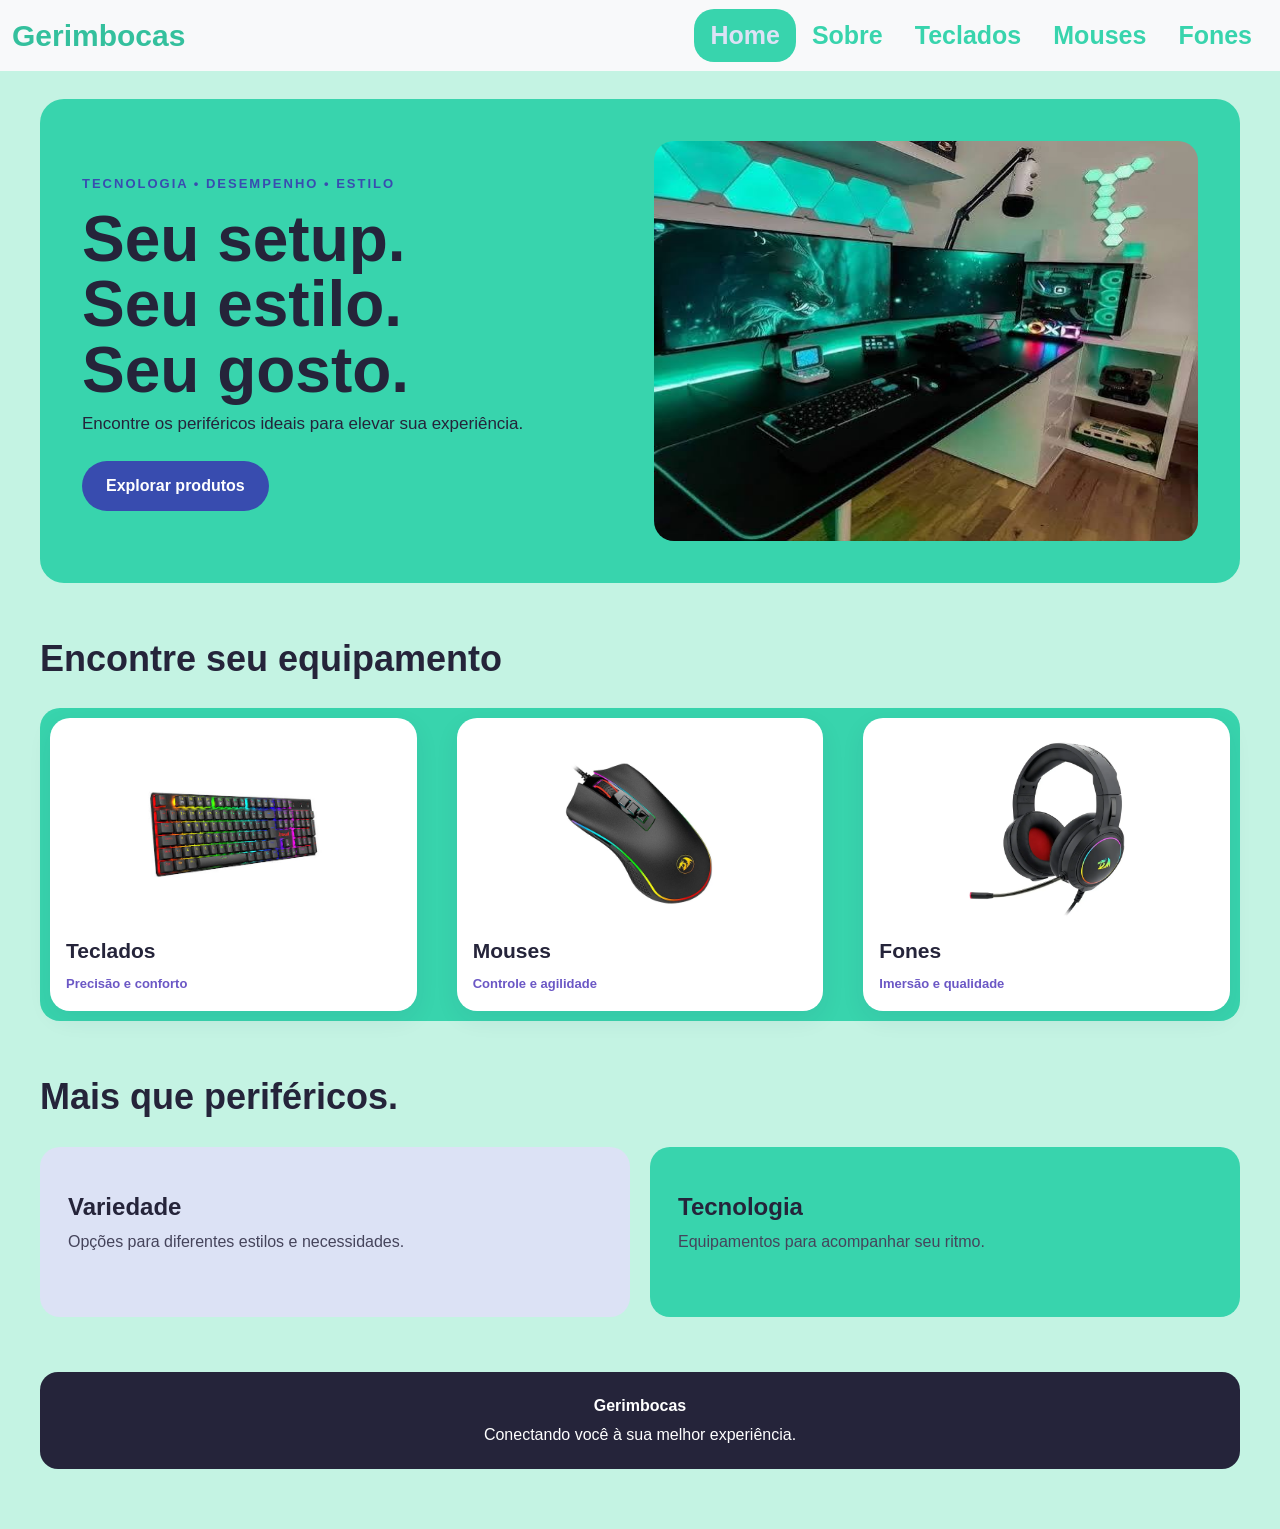
<file: index.html>
<!DOCTYPE html>
<html lang="pt-br">
<head>
    <!-- LINK COM O BOOTSTRAP -->
    <link href="https://cdn.jsdelivr.net/npm/bootstrap@5.3.8/dist/css/bootstrap.min.css" rel="stylesheet" integrity="sha384-sRIl4kxILFvY47J16cr9ZwB07vP4J8+LH7qKQnuqkuIAvNWLzeN8tE5YBujZqJLB" crossorigin="anonymous">
    <script src="https://cdn.jsdelivr.net/npm/bootstrap@5.3.8/dist/js/bootstrap.bundle.min.js" integrity="sha384-FKyoEForCGlyvwx9Hj09JcYn3nv7wiPVlz7YYwJrWVcXK/BmnVDxM+D2scQbITxI" crossorigin="anonymous"></script>

    <!-- Style Link -->
    <link href="css/nav_style.css" rel="stylesheet">
    <link href="css/home.css" rel="stylesheet">

    <meta charset="UTF-8">
    <meta name="viewport" content="width=device-width, initial-scale=1.0">
    <title>gerimbocas-home</title>
</head>
<body>
    <div class="navb">
        <nav class="navbar bg-body-tertiary">
            <div class="container-fluid">
                <a class="navbar-brand" href="index.html">
                    Gerimbocas
                </a>
                <ul class="nav nav-pills justify-content-end">
                    <div class="responsivo">
                        <div class="b1">
                            <div class="active">
                                <li class="nav-item">
                                    <a class="nav-link" aria-current="page" href="index.html">Home</a>
                                </li>                    
                            </div>
                            <li class="nav-item">
                                <a class="nav-link" href="pages/sobre.html">Sobre</a>
                            </li>                        
                        </div>
                        
                        <div class="b2">
                            <li class="nav-item">
                                <a class="nav-link" href="pages/teclados.html">Teclados</a>
                            </li>
                            <li class="nav-item">
                                <a class="nav-link" href="pages/mouses.html">Mouses</a>
                            </li>
                            <li class="nav-item">
                                <a class="nav-link" href="pages/fones.html">Fones</a>
                            </li>                          
                        </div>
                    </div>
                </ul>
            </div>
        </nav>
    </div>
    <main class="home-main">
        <section class="hero">
            <div class="hero-content">
                <span class="hero-kicker">
                    TECNOLOGIA • DESEMPENHO • ESTILO
                </span>
                <h1>Seu setup.<br>Seu estilo.<br>Seu gosto.</h1>
                <p>Encontre os periféricos ideais para elevar sua experiência.</p>
                <a href="pages/teclados.html" class="btn-home">Explorar produtos</a>
            </div>
            <div class="hero-image">
                <img src="img/banner.jpg" alt="Setup gamer">
            </div>
        </section>

        <section class="section-home">
            <div class="section-heading">
                <div>
                    <h2>Encontre seu equipamento</h2>
                </div>
            </div>
            <div class="pages">
                <a href="pages/teclados.html" class="imgs">
                    <img src="img/teclados/tecladom3.jpg" alt="Teclados">
                    <h3>Teclados</h3>
                    <span>Precisão e conforto</span>
                </a>
                <a href="pages/mouses.html" class="imgs">
                    <img src="img/mouses/mouseg2.jpg" alt="Mouses">
                    <h3>Mouses</h3>
                    <span>Controle e agilidade</span>
                </a>
                <a href="pages/fones.html" class="imgs">
                    <img src="img/fones/foneg3.jpg" alt="Fones">
                    <h3>Fones</h3>
                    <span>Imersão e qualidade</span>
                </a>
            </div>
        </section>

        <section class="section-home">
            <div class="section-heading">
                <div>
                    <h2>Mais que periféricos.</h2>
                </div>
            </div>
            <div class="featured-strip">
                <div class="feature-box">
                    <h3>Variedade</h3>
                    <p>Opções para diferentes estilos e necessidades.</p>
                </div>
                <div class="feature-box">
                    <h3>Tecnologia</h3>
                    <p>Equipamentos para acompanhar seu ritmo.</p>
                </div>
            </div>
        </section>

        <footer class="home-footer">
            <strong>Gerimbocas</strong>
            <p>Conectando você à sua melhor experiência.</p>
        </footer>
    </main>

</body>
</html>
</file>
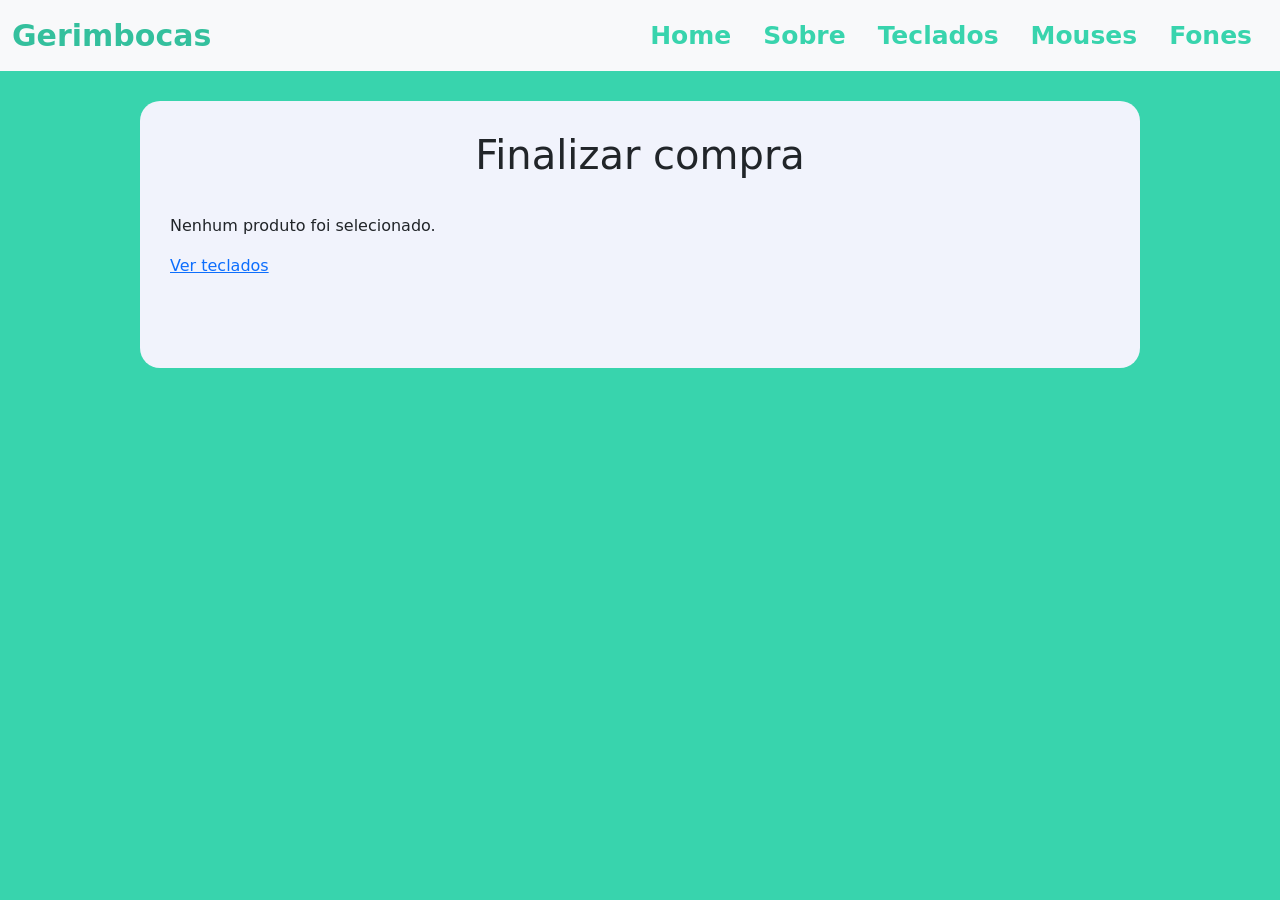
<file: pages/compra.html>
<!DOCTYPE html>
<html lang="pt-br">
<head>
    <!-- LINK COM O BOOTSTRAP -->
    <link href="https://cdn.jsdelivr.net/npm/bootstrap@5.3.8/dist/css/bootstrap.min.css" rel="stylesheet" integrity="sha384-sRIl4kxILFvY47J16cr9ZwB07vP4J8+LH7qKQnuqkuIAvNWLzeN8tE5YBujZqJLB" crossorigin="anonymous">
    <script src="https://cdn.jsdelivr.net/npm/bootstrap@5.3.8/dist/js/bootstrap.bundle.min.js" integrity="sha384-FKyoEForCGlyvwx9Hj09JcYn3nv7wiPVlz7YYwJrWVcXK/BmnVDxM+D2scQbITxI" crossorigin="anonymous"></script>

    <!-- Style Link -->
    <link href="./../css/nav_style.css" rel="stylesheet">
    <link href="./../css/main.css" rel="stylesheet">
    <link href="./../css/compra.css" rel="stylesheet">

    <meta charset="UTF-8">
    <meta name="viewport" content="width=device-width, initial-scale=1.0">
    <title>Finalizar compra | Gerimbocas</title>
</head>
<body>
    <div class="navb">
        <nav class="navbar bg-body-tertiary">
            <div class="container-fluid">
                <a class="navbar-brand" href="./../index.html">
                    Gerimbocas
                </a>
                <ul class="nav nav-pills justify-content-end">
                    <li class="nav-item">
                        <a class="nav-link" aria-current="page" href="./../index.html">Home</a>
                    </li>                 
                    <li class="nav-item">
                        <a class="nav-link" href="sobre.html">Sobre</a>
                    </li>    
                    <li class="nav-item">
                        <a class="nav-link" href="teclados.html">Teclados</a>
                    </li>
                    <li class="nav-item">
                        <a class="nav-link" href="mouses.html">Mouses</a>
                    </li>                 
                    <li class="nav-item">
                        <a class="nav-link" href="fones.html">Fones</a>
                    </li>
                </ul>
            </div>
        </nav>
    </div>
    <main>
        <div class="content compra-container">
            <h1>Finalizar compra</h1>
            <div id="produto-compra">
                <p>Carregando produto...</p>
            </div>
            <div class="finalizar-container">
                <button type="button" id="btn-finalizar" class="btn-finalizar">
                    Finalizar compra
                </button>
            </div>
        </div>
    </main>

    <!-- Script Link -->
    <script src="./../js/compra.js"></script>
</body>
</html>
</file>
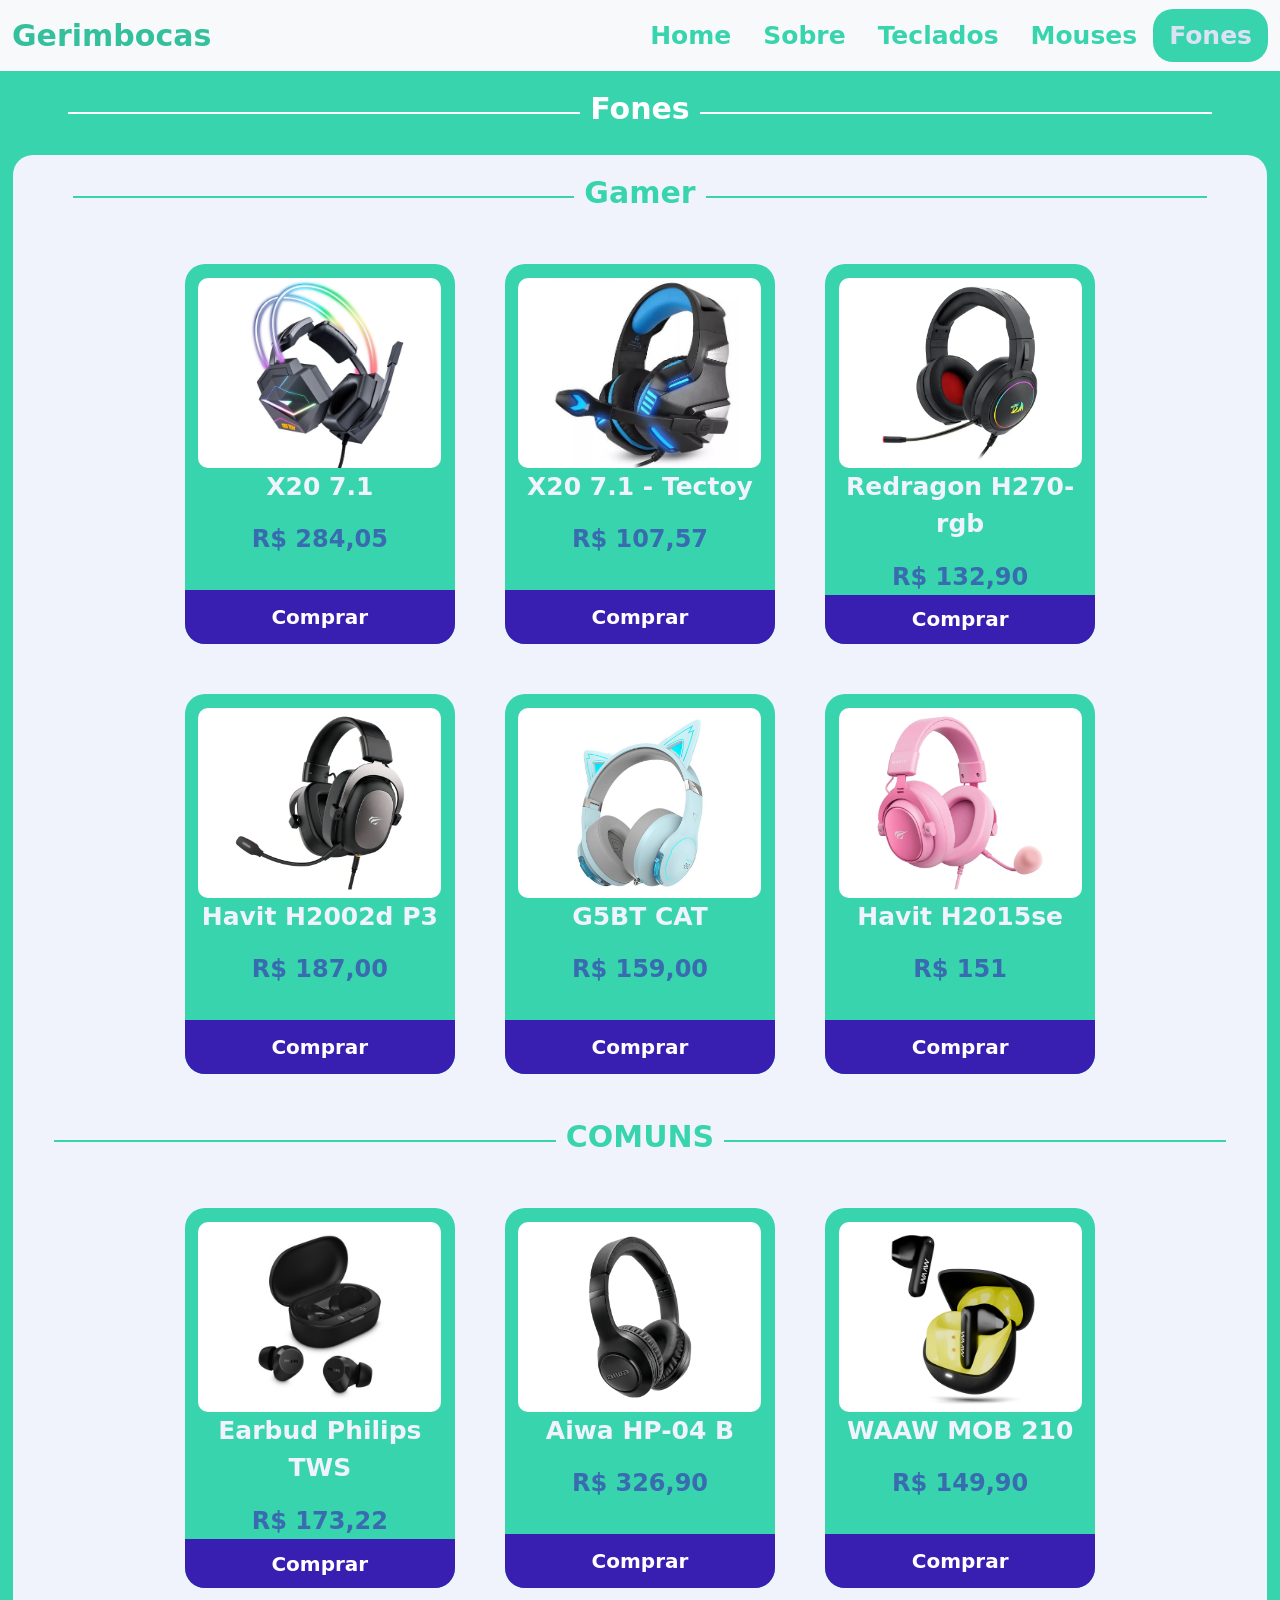
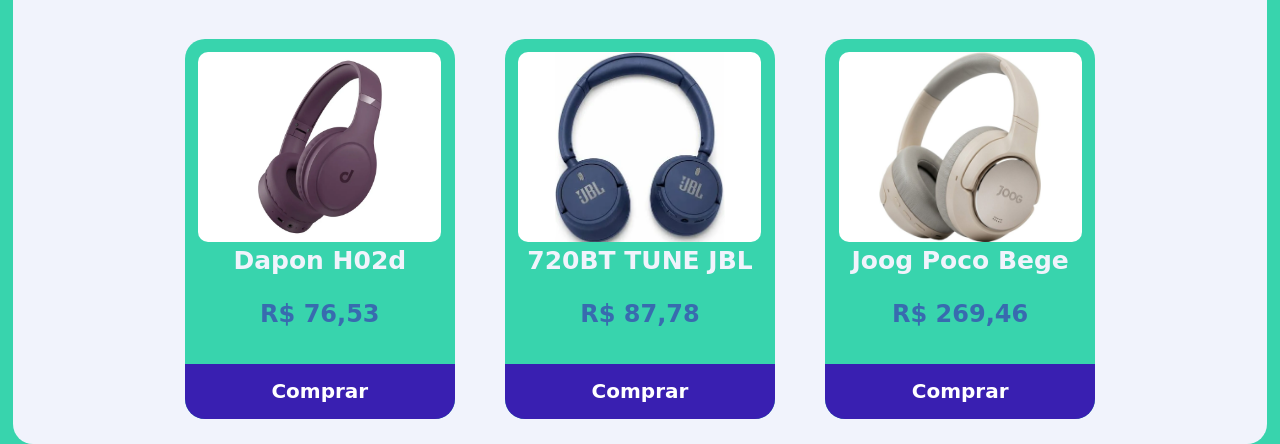
<file: pages/fones.html>
<!DOCTYPE html>
<html lang="pt-br">
<head>
    <!-- LINK COM O BOOTSTRAP -->
    <link href="https://cdn.jsdelivr.net/npm/bootstrap@5.3.8/dist/css/bootstrap.min.css" rel="stylesheet" integrity="sha384-sRIl4kxILFvY47J16cr9ZwB07vP4J8+LH7qKQnuqkuIAvNWLzeN8tE5YBujZqJLB" crossorigin="anonymous">
    <script src="https://cdn.jsdelivr.net/npm/bootstrap@5.3.8/dist/js/bootstrap.bundle.min.js" integrity="sha384-FKyoEForCGlyvwx9Hj09JcYn3nv7wiPVlz7YYwJrWVcXK/BmnVDxM+D2scQbITxI" crossorigin="anonymous"></script>

    <!-- Styles Link -->
    <link href="./../css/nav_style.css" rel="stylesheet">
    <link href="./../css/cabecalho.css" rel="stylesheet">
    <link href="./../css/main.css" rel="stylesheet">

    <meta charset="UTF-8">
    <meta name="viewport" content="width=device-width, initial-scale=1.0">
    <title>gerimbocas-home</title>
</head>
<body>
    <div class="navb">
        <nav class="navbar bg-body-tertiary">
            <div class="container-fluid">
                <a class="navbar-brand" href="./../index.html">
                    Gerimbocas
                </a>
                <ul class="nav nav-pills justify-content-end">
                    <li class="nav-item">
                        <a class="nav-link" aria-current="page" href="./../index.html">Home</a>
                    </li>                 
                    <li class="nav-item">
                        <a class="nav-link" href="sobre.html">Sobre</a>
                    </li>    
                    <li class="nav-item">
                        <a class="nav-link" href="teclados.html">Teclados</a>
                    </li>
                    <li class="nav-item">
                        <a class="nav-link" href="mouses.html">Mouses</a>
                    </li>                 
                    <div class="active">
                        <li class="nav-item">
                            <a class="nav-link" href="fones.html">Fones</a>
                        </li>                     
                    </div>
                </ul>
            </div>
        </nav>
    </div>
    <header>
        <div class="cabecalho">
            <div class="linha-branca"></div>
            <h1 class="titulo-branco">Fones</h1>
            <div class="linha-branca"></div>
        </div>        
    </header>
    <main>
        <div class="content">

            <!-- -------- GAMER -------- -->
            <div class="cabecalho">
                <div class="linha"></div>
                <h2 class="titulo">Gamer</h2>
                <div class="linha"></div>
            </div>
            <div class="cards">
                <div class="card-item">
                    <div class="card-img">
                        <img src="./../img/fones/foneg1.jpg" alt="Fone g 1">
                    </div>
                    <div class="card-content">
                        <p class="title">X20 7.1</p>
                        <p class="card-text">R$ 284,05</p>
                    </div>
                    <div class="card-link">
                        <a href="./../pages/compra.html" class="btn-comprar">Comprar</a>
                    </div>
                </div>
                <div class="card-item">
                    <div class="card-img">
                        <img src="./../img/fones/foneg2.jpg" alt="Fone g 2">
                    </div>
                    <div class="card-content">
                        <p class="title">X20 7.1 - Tectoy</p>
                        <p class="card-text">R$ 107,57</p>
                    </div>
                    <div class="card-link">
                        <a href="./../pages/compra.html" class="btn-comprar">Comprar</a>
                    </div>
                </div>  
                <div class="card-item">
                    <div class="card-img">
                        <img src="./../img/fones/foneg3.jpg" alt="Fone g 3">
                    </div>
                    <div class="card-content">
                        <p class="title">Redragon H270-rgb</p>
                        <p class="card-text">R$ 132,90</p>
                    </div>
                    <div class="card-link">
                        <a href="./../pages/compra.html" class="btn-comprar">Comprar</a>
                    </div>                   
                </div>  
                <div class="card-item">
                    <div class="card-img">
                        <img src="./../img/fones/foneg4.jpg" alt="Fone g 4">
                    </div>
                    <div class="card-content">
                        <p class="title">Havit H2002d P3</p>
                        <p class="card-text">R$ 187,00</p>
                    </div>
                    <div class="card-link">
                        <a href="./../pages/compra.html" class="btn-comprar">Comprar</a>
                    </div>                  
                </div>     
                <div class="card-item">
                    <div class="card-img">
                        <img src="./../img/fones/foneg5.jpg" alt="Fone g 5">
                    </div>
                    <div class="card-content">
                        <p class="title">G5BT CAT</p>
                        <p class="card-text">R$ 159,00</p>
                    </div>
                    <div class="card-link">
                        <a href="./../pages/compra.html" class="btn-comprar">Comprar</a>
                    </div>
                </div>  
                <div class="card-item">
                    <div class="card-img">
                        <img src="./../img/fones/foneg6.jpg" alt="Fone g 6">
                    </div>
                    <div class="card-content">
                        <p class="title">Havit H2015se</p>
                        <p class="card-text">R$ 151</p>
                    </div>
                    <div class="card-link">
                        <a href="./../pages/compra.html" class="btn-comprar">Comprar</a>
                    </div>
                </div>                        
            </div>

            <!-- -------- COMUNS -------- -->
            <div class="cabecalho">
                <div class="linha"></div>
                <h2 class="titulo">COMUNS</h2>
                <div class="linha"></div>
            </div>
            <div class="cards">
                <div class="card-item">
                    <div class="card-img">
                        <img src="./../img/fones/fonec1.jpg" alt="Fone c 1">
                    </div>
                    <div class="card-content">
                        <p class="title">Earbud Philips TWS</p>
                        <p class="card-text">R$ 173,22</p>
                    </div>
                    <div class="card-link">
                        <a href="./../pages/compra.html" class="btn-comprar">Comprar</a>
                    </div>
                </div>
                <div class="card-item">
                    <div class="card-img">
                        <img src="./../img/fones/fonec2.jpg" alt="Fone c 2">
                    </div>
                    <div class="card-content">
                        <p class="title">Aiwa HP-04 B</p>
                        <p class="card-text">R$ 326,90</p>
                    </div>
                    <div class="card-link">
                        <a href="./../pages/compra.html" class="btn-comprar">Comprar</a>
                    </div>
                </div>  
                <div class="card-item">
                    <div class="card-img">
                        <img src="./../img/fones/fonec3.jpg" alt="Fone c 3">
                    </div>
                    <div class="card-content">
                        <p class="title">WAAW MOB 210</p>
                        <p class="card-text">R$ 149,90</p>
                    </div>
                    <div class="card-link">
                        <a href="./../pages/compra.html" class="btn-comprar">Comprar</a>
                    </div>                  
                </div>  
                <div class="card-item">
                    <div class="card-img">
                        <img src="./../img/fones/fonec4.jpg" alt="Fone c 4">
                    </div>
                    <div class="card-content">
                        <p class="title">Dapon H02d</p>
                        <p class="card-text">R$ 76,53</p>
                    </div>
                    <div class="card-link">
                        <a href="./../pages/compra.html" class="btn-comprar">Comprar</a>
                    </div>                    
                </div>     
                <div class="card-item">
                    <div class="card-img">
                        <img src="./../img/fones/fonec5.jpg" alt="Fone c 5">
                    </div>
                    <div class="card-content">
                        <p class="title">720BT TUNE JBL</p>
                        <p class="card-text">R$ 87,78</p>
                    </div>
                    <div class="card-link">
                        <a href="./../pages/compra.html" class="btn-comprar">Comprar</a>
                    </div>
                </div>  
                <div class="card-item">
                    <div class="card-img">
                        <img src="./../img/fones/fonec6.jpg" alt="Fone c 6">
                    </div>
                    <div class="card-content">
                        <p class="title">Joog Poco Bege</p>
                        <p class="card-text">R$ 269,46</p>
                    </div>
                    <div class="card-link">
                        <a href="./../pages/compra.html" class="btn-comprar">Comprar</a>
                    </div>
                </div>                        
            </div>
        </div>
    </main>

    <!-- Script Link -->
    <script src="./../js/compra.js"></script>
</body>
</html>
</file>
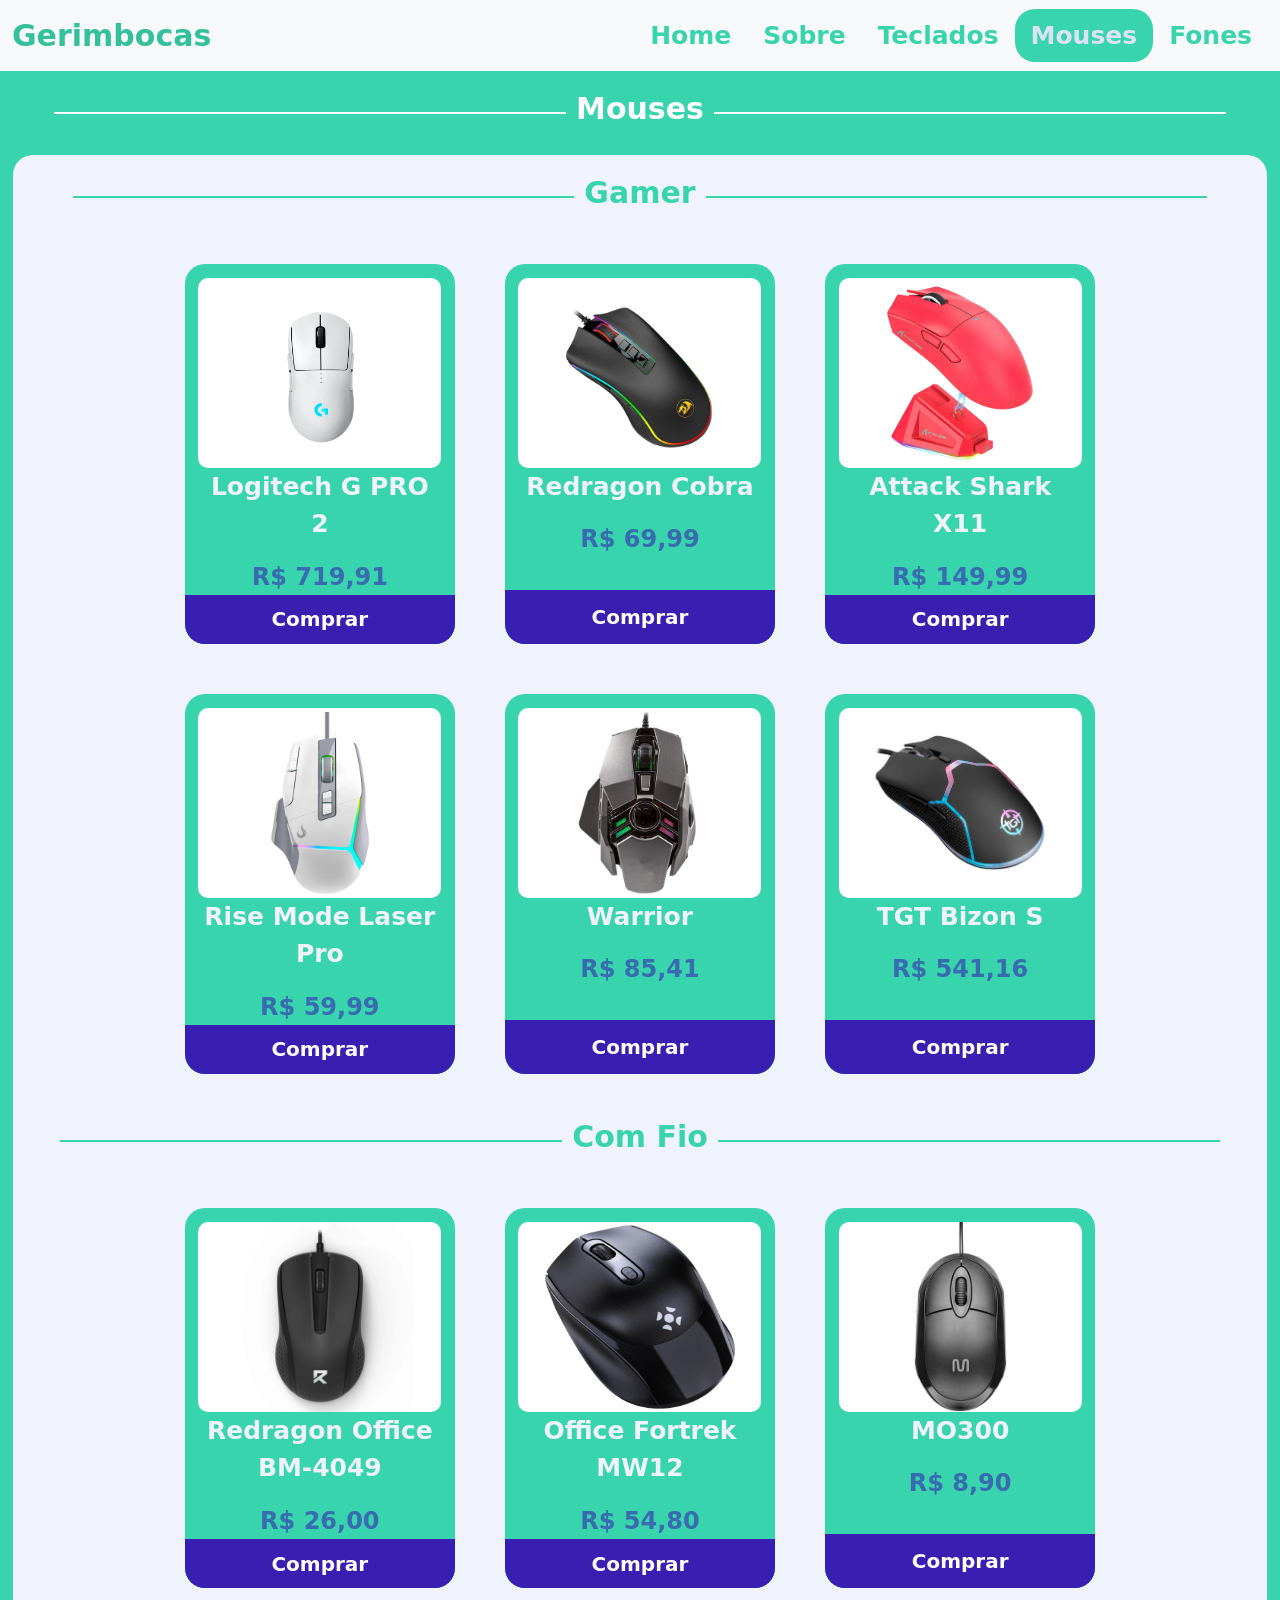
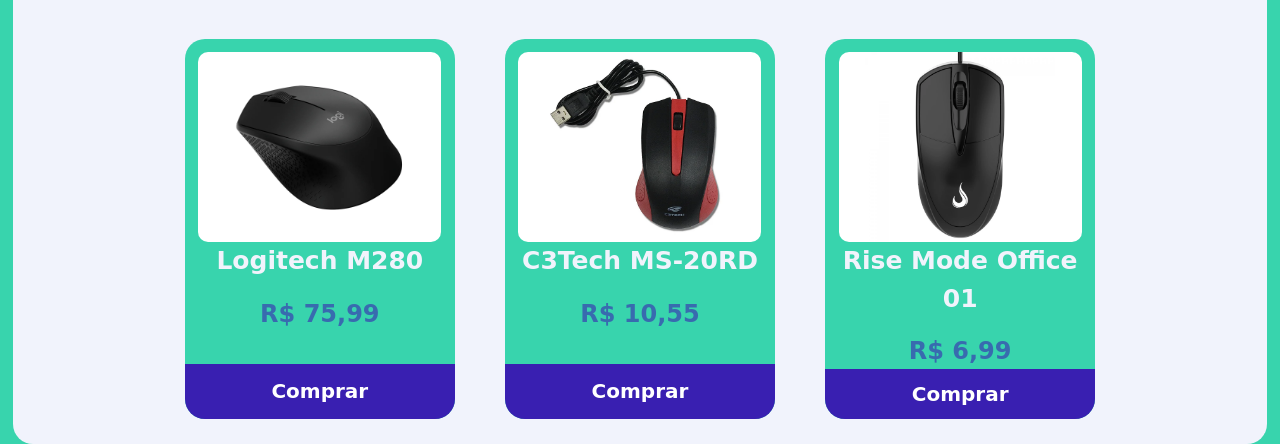
<file: pages/mouses.html>
<!DOCTYPE html>
<html lang="pt-br">
<head>
    <!-- LINK COM O BOOTSTRAP -->
    <link href="https://cdn.jsdelivr.net/npm/bootstrap@5.3.8/dist/css/bootstrap.min.css" rel="stylesheet" integrity="sha384-sRIl4kxILFvY47J16cr9ZwB07vP4J8+LH7qKQnuqkuIAvNWLzeN8tE5YBujZqJLB" crossorigin="anonymous">
    <script src="https://cdn.jsdelivr.net/npm/bootstrap@5.3.8/dist/js/bootstrap.bundle.min.js" integrity="sha384-FKyoEForCGlyvwx9Hj09JcYn3nv7wiPVlz7YYwJrWVcXK/BmnVDxM+D2scQbITxI" crossorigin="anonymous"></script>

    <!-- Styles Link -->
    <link href="./../css/nav_style.css" rel="stylesheet">
    <link href="./../css/cabecalho.css" rel="stylesheet">
    <link href="./../css/main.css" rel="stylesheet">

    <meta charset="UTF-8">
    <meta name="viewport" content="width=device-width, initial-scale=1.0">
    <title>gerimbocas-home</title>
</head>
<body>
    <div class="navb">
        <nav class="navbar bg-body-tertiary">
            <div class="container-fluid">
                <a class="navbar-brand" href="./../index.html">
                    Gerimbocas
                </a>
                <ul class="nav nav-pills justify-content-end">
                    <li class="nav-item">
                        <a class="nav-link" aria-current="page" href="./../index.html">Home</a>
                    </li>                 
                    <li class="nav-item">
                        <a class="nav-link" href="sobre.html">Sobre</a>
                    </li>    
                    <li class="nav-item">
                        <a class="nav-link" href="teclados.html">Teclados</a>
                    </li>
                    <div class="active">
                        <li class="nav-item">
                            <a class="nav-link" href="mouses.html">Mouses</a>
                        </li>                      
                    </div>
                    <li class="nav-item">
                        <a class="nav-link" href="fones.html">Fones</a>
                    </li>
                </ul>
            </div>
        </nav>
    </div>
    <header>
        <div class="cabecalho">
            <div class="linha-branca"></div>
            <h1 class="titulo-branco">Mouses</h1>
            <div class="linha-branca"></div>
        </div>        
    </header>
    <main>
        <div class="content">

            <!-- -------- GAMER -------- -->
            <div class="cabecalho">
                <div class="linha"></div>
                <h2 class="titulo">Gamer</h2>
                <div class="linha"></div>
            </div>
            <div class="cards">
                <div class="card-item">
                    <div class="card-img">
                        <img src="./../img/mouses/mouseg1.jpg" alt="Mouse g 1">
                    </div>
                    <div class="card-content">
                        <p class="title">Logitech G PRO 2</p>
                        <p class="card-text">R$ 719,91</p>
                    </div>
                    <div class="card-link">
                        <a href="./../pages/compra.html" class="btn-comprar">Comprar</a>
                    </div>
                </div>
                <div class="card-item">
                    <div class="card-img">
                        <img src="./../img/mouses/mouseg2.jpg" alt="Mouse g 2">
                    </div>
                    <div class="card-content">
                        <p class="title">Redragon Cobra</p>
                        <p class="card-text">R$ 69,99</p>
                    </div>
                    <div class="card-link">
                        <a href="./../pages/compra.html" class="btn-comprar">Comprar</a>
                    </div>
                </div>  
                <div class="card-item">
                    <div class="card-img">
                        <img src="./../img/mouses/mouseg3.jpg" alt="Mouse g 3">
                    </div>
                    <div class="card-content">
                        <p class="title"> Attack Shark X11</p>
                        <p class="card-text">R$ 149,99</p>
                    </div>
                    <div class="card-link">
                        <a href="./../pages/compra.html" class="btn-comprar">Comprar</a>
                    </div>                 
                </div>  
                <div class="card-item">
                    <div class="card-img">
                        <img src="./../img/mouses/mouseg4.jpg" alt="Mouse g 4">
                    </div>
                    <div class="card-content">
                        <p class="title">Rise Mode Laser Pro</p>
                        <p class="card-text">R$ 59,99</p>
                    </div>
                    <div class="card-link">
                        <a href="./../pages/compra.html" class="btn-comprar">Comprar</a>
                    </div>                  
                </div>     
                <div class="card-item">
                    <div class="card-img">
                        <img src="./../img/mouses/mouseg5.jpg" alt="Mouse g 5">
                    </div>
                    <div class="card-content">
                        <p class="title">Warrior</p>
                        <p class="card-text">R$ 85,41</p>
                    </div>
                    <div class="card-link">
                        <a href="./../pages/compra.html" class="btn-comprar">Comprar</a>
                    </div>
                </div>  
                <div class="card-item">
                    <div class="card-img">
                        <img src="./../img/mouses/mouseg6.jpg" alt="Mouse g 6">
                    </div>
                    <div class="card-content">
                        <p class="title">TGT Bizon S</p>
                        <p class="card-text">R$ 541,16</p>
                    </div>
                    <div class="card-link">
                        <a href="./../pages/compra.html" class="btn-comprar">Comprar</a>
                    </div>
                </div>                        
            </div>

            <!-- -------- COM FIO -------- -->
            <div class="cabecalho">
                <div class="linha"></div>
                <h2 class="titulo">Com Fio</h2>
                <div class="linha"></div>
            </div>
            <div class="cards">
                <div class="card-item">
                    <div class="card-img">
                        <img src="./../img/mouses/mouseec1.jpg" alt="Mouse ec 1">
                    </div>
                    <div class="card-content">
                        <p class="title">Redragon Office BM-4049</p>
                        <p class="card-text">R$ 26,00</p>
                    </div>
                    <div class="card-link">
                        <a href="./../pages/compra.html" class="btn-comprar">Comprar</a>
                    </div>
                </div>
                <div class="card-item">
                    <div class="card-img">
                        <img src="./../img/mouses/mouseec2.jpg" alt="Mouse ec 2">
                    </div>
                    <div class="card-content">
                        <p class="title">Office Fortrek MW12</p>
                        <p class="card-text">R$ 54,80</p>
                    </div>
                    <div class="card-link">
                        <a href="./../pages/compra.html" class="btn-comprar">Comprar</a>
                    </div>
                </div>  
                <div class="card-item">
                    <div class="card-img">
                        <img src="./../img/mouses/mouseec3.jpg" alt="Mouse ec 3">
                    </div>
                    <div class="card-content">
                        <p class="title">MO300</p>
                        <p class="card-text">R$ 8,90</p>
                    </div>
                    <div class="card-link">
                        <a href="./../pages/compra.html" class="btn-comprar">Comprar</a>
                    </div>                
                </div>  
                <div class="card-item">
                    <div class="card-img">
                        <img src="./../img/mouses/mouseec4.jpg" alt="Mouse ec 4">
                    </div>
                    <div class="card-content">
                        <p class="title">Logitech M280</p>
                        <p class="card-text">R$ 75,99</p>
                    </div>
                    <div class="card-link">
                        <a href="./../pages/compra.html" class="btn-comprar">Comprar</a>
                    </div>               
                </div>     
                <div class="card-item">
                    <div class="card-img">
                        <img src="./../img/mouses/mouseec5.jpg" alt="Mouse ec 5">
                    </div>
                    <div class="card-content">
                        <p class="title">C3Tech MS-20RD</p>
                        <p class="card-text">R$ 10,55</p>
                    </div>
                    <div class="card-link">
                        <a href="./../pages/compra.html" class="btn-comprar">Comprar</a>
                    </div>
                </div>  
                <div class="card-item">
                    <div class="card-img">
                        <img src="./../img/mouses/mouseec6.jpg" alt="Mouse ec 6">
                    </div>
                    <div class="card-content">
                        <p class="title">Rise Mode Office 01</p>
                        <p class="card-text">R$ 6,99</p>
                    </div>
                    <div class="card-link">
                        <a href="./../pages/compra.html" class="btn-comprar">Comprar</a>
                    </div>
                </div>                        
            </div>
        </div>
    </main>

    <!-- Script Link -->
    <script src="./../js/compra.js"></script>
</body>
</html>
</file>
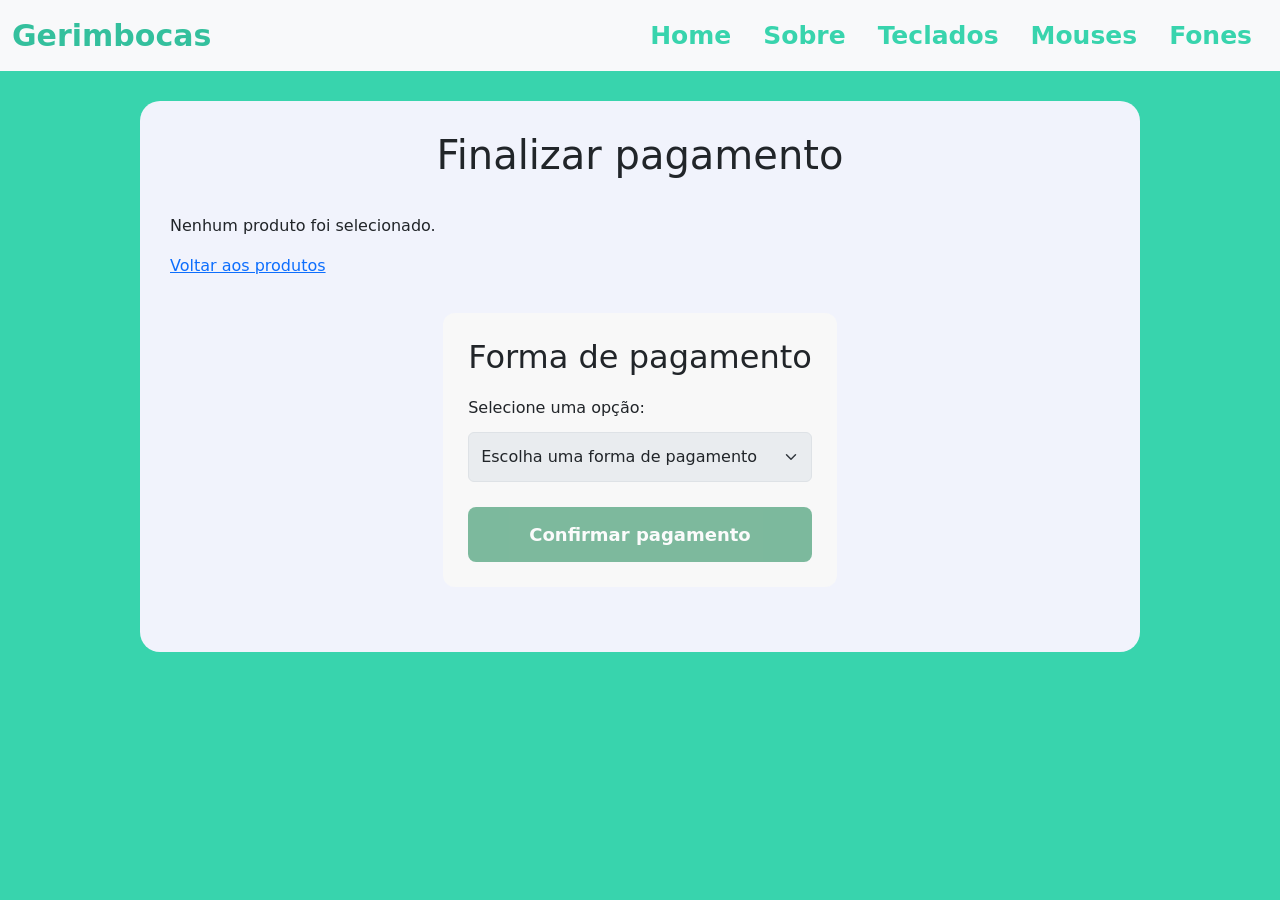
<file: pages/pagamento.html>
<!DOCTYPE html>
<html lang="pt-br">

<head>
    <meta charset="UTF-8">
    <meta name="viewport" content="width=device-width, initial-scale=1.0">

    <title>Pagamento | Gerimbocas</title>

    <link href="https://cdn.jsdelivr.net/npm/bootstrap@5.3.8/dist/css/bootstrap.min.css" rel="stylesheet">

    <link href="./../css/nav_style.css" rel="stylesheet">
    <link href="./../css/main.css" rel="stylesheet">
    <link href="./../css/compra.css" rel="stylesheet">
</head>

<body>
    <div class="navb">
        <nav class="navbar bg-body-tertiary">
            <div class="container-fluid">
                <a class="navbar-brand" href="./../index.html">
                    Gerimbocas
                </a>
                <ul class="nav nav-pills justify-content-end">
                    <li class="nav-item">
                        <a class="nav-link" aria-current="page" href="./../index.html">Home</a>
                    </li>                 
                    <li class="nav-item">
                        <a class="nav-link" href="sobre.html">Sobre</a>
                    </li>    
                    <li class="nav-item">
                        <a class="nav-link" href="teclados.html">Teclados</a>
                    </li>
                    <li class="nav-item">
                        <a class="nav-link" href="mouses.html">Mouses</a>
                    </li>                 
                    <li class="nav-item">
                        <a class="nav-link" href="fones.html">Fones</a>
                    </li>
                </ul>
            </div>
        </nav>
    </div>
    <main class="compra-container">
        <h1>Finalizar pagamento</h1>
        <div id="resumo-pagamento"></div>
        <div class="pagamento-form">
            <h2>Forma de pagamento</h2>
            <label for="forma-pagamento">Selecione uma opção:</label>
            <select id="forma-pagamento" class="form-select">
                <option value="">Escolha uma forma de pagamento</option>
                <option value="Pix">Pix</option>
                <option value="Cartão de crédito">Cartão de crédito</option>
                <option value="Boleto bancário">Boleto bancário</option>
            </select>
            <button type="button" id="confirmar-pagamento" class="btn-finalizar">
                Confirmar pagamento
            </button>
        </div>
    </main>

    <script src="./../js/pagamento.js"></script>
</body>
</html>
</file>
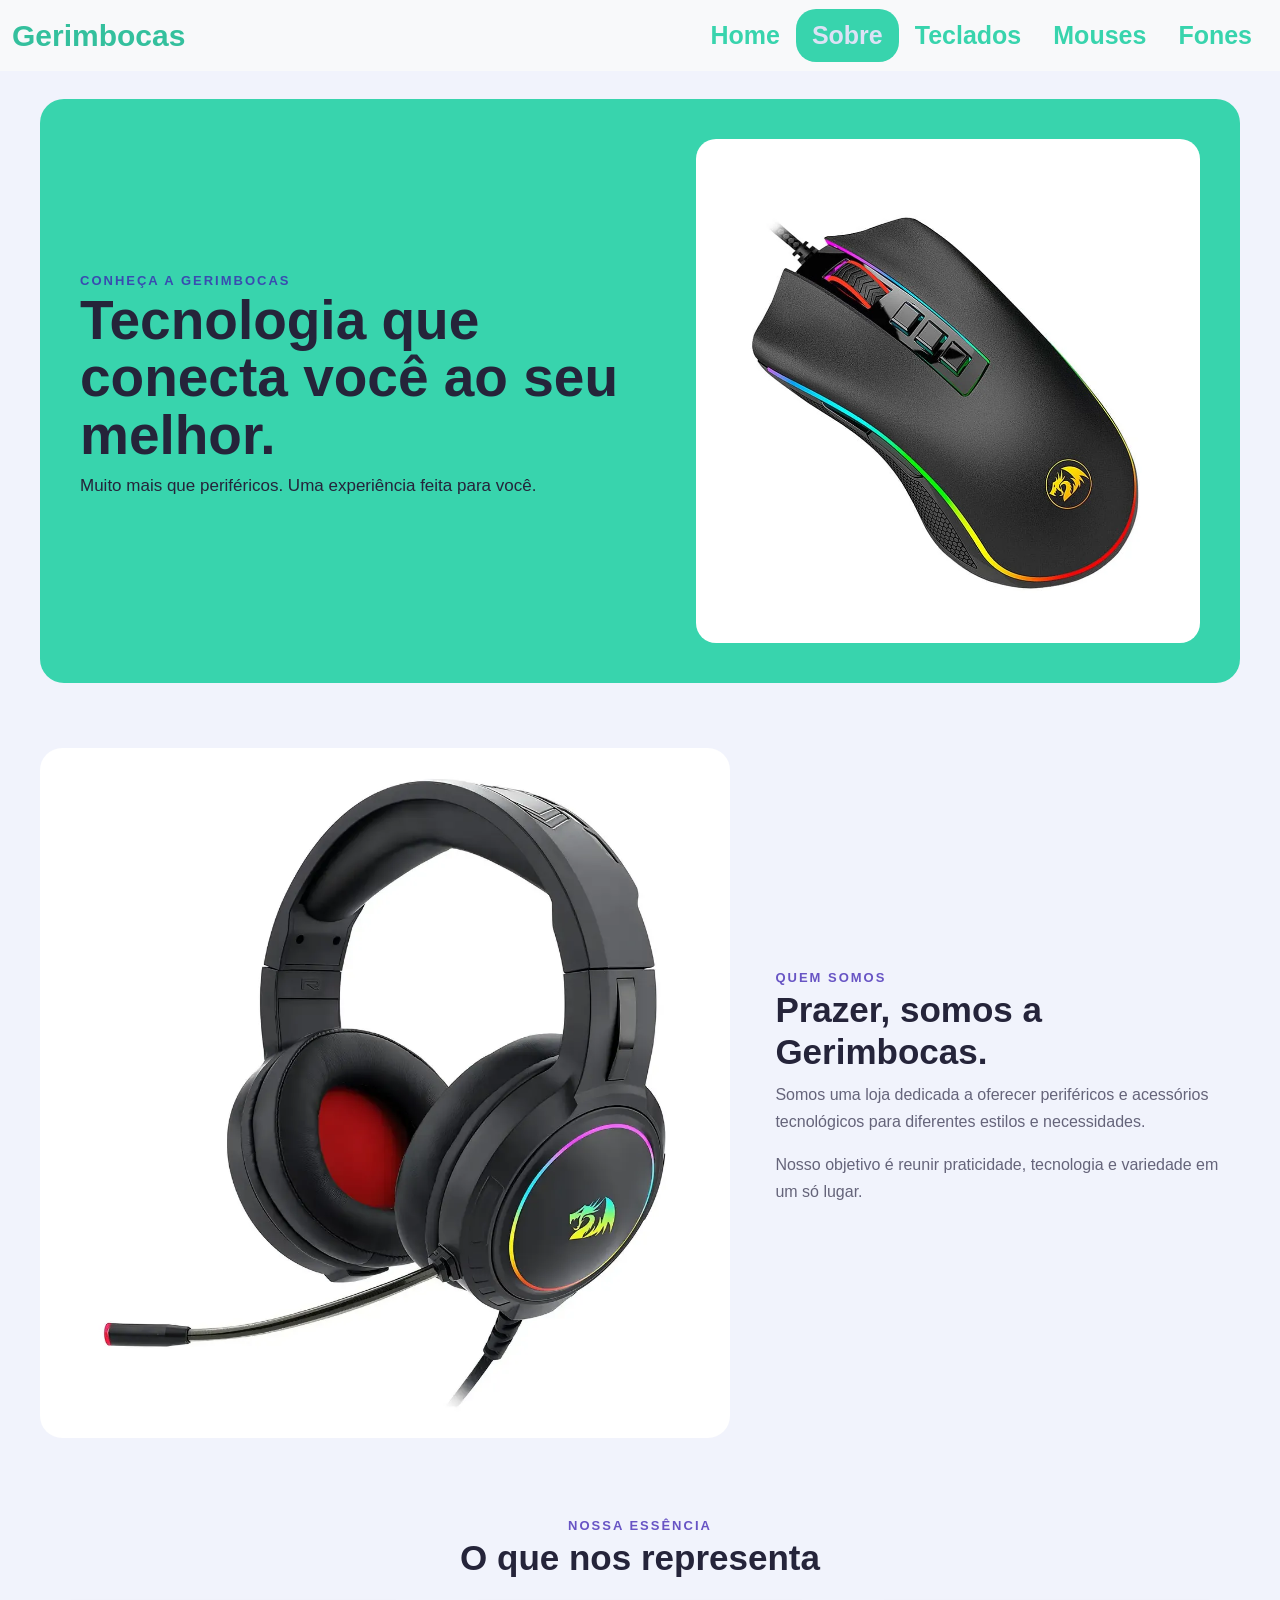
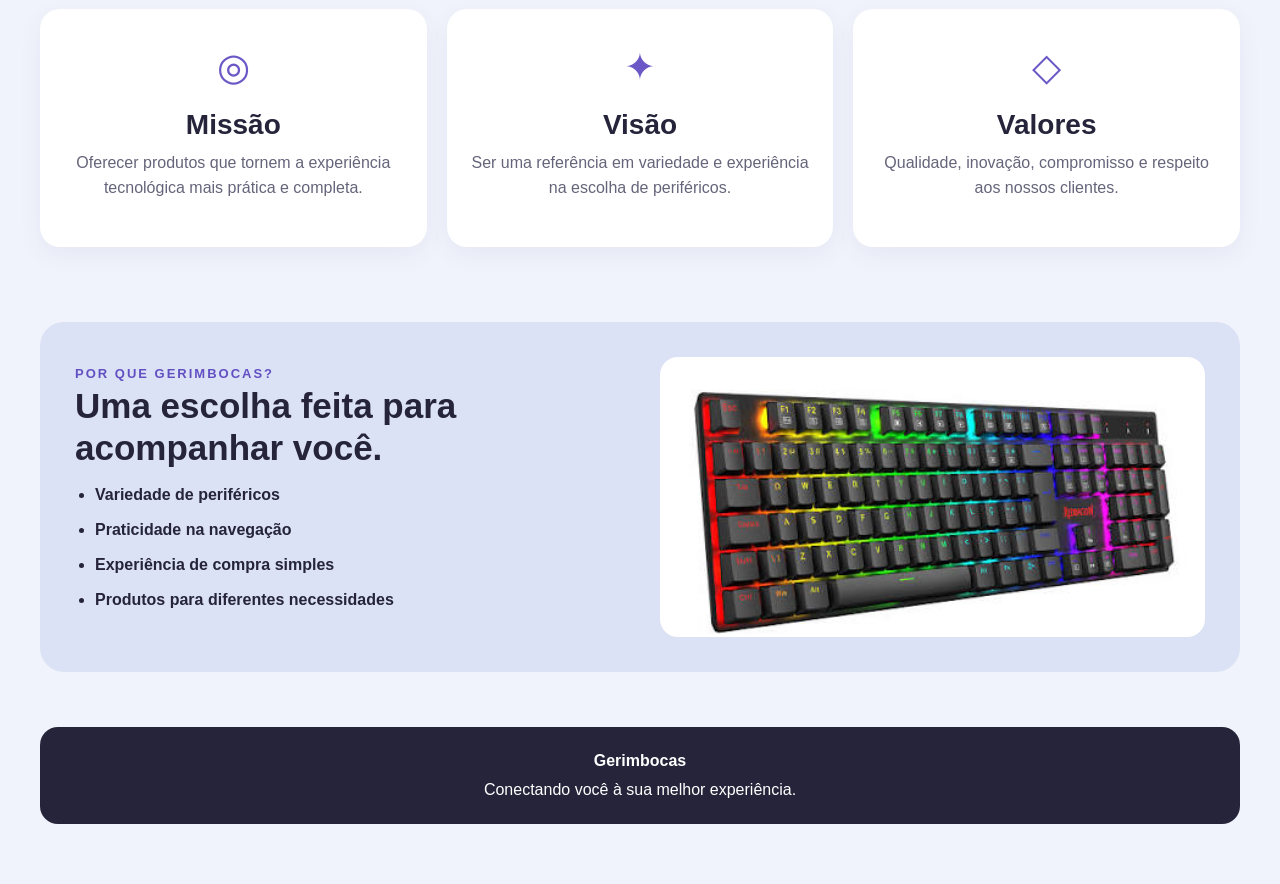
<file: pages/sobre.html>
<!DOCTYPE html>
<html lang="pt-br">
<head>
    <!-- LINK COM O BOOTSTRAP -->
    <link href="https://cdn.jsdelivr.net/npm/bootstrap@5.3.8/dist/css/bootstrap.min.css" rel="stylesheet" integrity="sha384-sRIl4kxILFvY47J16cr9ZwB07vP4J8+LH7qKQnuqkuIAvNWLzeN8tE5YBujZqJLB" crossorigin="anonymous">
    <script src="https://cdn.jsdelivr.net/npm/bootstrap@5.3.8/dist/js/bootstrap.bundle.min.js" integrity="sha384-FKyoEForCGlyvwx9Hj09JcYn3nv7wiPVlz7YYwJrWVcXK/BmnVDxM+D2scQbITxI" crossorigin="anonymous"></script>

    <!-- Style Link -->
    <link href="./../css/nav_style.css" rel="stylesheet">
    <link href="./../css/sobre.css" rel="stylesheet">

    <meta charset="UTF-8">
    <meta name="viewport" content="width=device-width, initial-scale=1.0">
    <title>gerimbocas-home</title>
</head>
<body>
    <div class="navb">
        <nav class="navbar bg-body-tertiary">
            <div class="container-fluid">
                <a class="navbar-brand" href="./../index.html">
                    Gerimbocas
                </a>
                <ul class="nav nav-pills justify-content-end">
                    <li class="nav-item">
                        <a class="nav-link" aria-current="page" href="./../index.html">Home</a>
                    </li>  
                    <div class="active">                 
                        <li class="nav-item">
                            <a class="nav-link" href="sobre.html">Sobre</a>
                        </li>
                    </div>     
                    <li class="nav-item">
                        <a class="nav-link" href="teclados.html">Teclados</a>
                    </li>
                    <li class="nav-item">
                        <a class="nav-link" href="mouses.html">Mouses</a>
                    </li>
                    <li class="nav-item">
                        <a class="nav-link" href="fones.html">Fones</a>
                    </li>
                </ul>
            </div>
        </nav>
    </div>
 
    <main class="sobre-main">
        <!-- BANNER -->
        <section class="sobre-hero">
            <div class="sobre-hero-text">
                <span class="sobre-kicker">CONHEÇA A GERIMBOCAS</span>
                <h1>Tecnologia que conecta você ao seu melhor.</h1>
                <p>Muito mais que periféricos. Uma experiência feita para você.</p>
            </div>
            <div class="sobre-hero-img">
                <!-- IMAGEM PRINCIPAL -->
                <img src="./../img/mouses/mouseg2.jpg" alt="Setup tecnológico">
            </div>
        </section>

        <!-- QUEM SOMOS -->
        <section class="quem-somos">
            <div class="quem-somos-img">
                <!-- IMAGEM DA EMPRESA / SETUP -->
                <img src="./../img/fones/foneg3.jpg" alt="Produtos Gerimbocas">
            </div>
            <div class="quem-somos-text">
                <span class="sobre-kicker">QUEM SOMOS</span>
                <h2>Prazer, somos a Gerimbocas.</h2>
                <p>Somos uma loja dedicada a oferecer periféricos e acessórios tecnológicos para diferentes estilos e necessidades.</p>
                <p>Nosso objetivo é reunir praticidade, tecnologia e variedade em um só lugar.</p>
            </div>
        </section>

        <!-- MISSÃO, VISÃO E VALORES -->
        <section class="valores-section">
            <div class="section-title">
                <span class="sobre-kicker">NOSSA ESSÊNCIA</span>
                <h2>O que nos representa</h2>
            </div>
            <div class="valores-grid">
                <div class="valor-card">
                    <div class="valor-icon">◎</div>
                    <h3>Missão</h3>
                    <p>Oferecer produtos que tornem a experiência tecnológica mais prática e completa.</p>
                </div>
                <div class="valor-card">
                    <div class="valor-icon">✦</div>
                    <h3>Visão</h3>
                    <p>Ser uma referência em variedade e experiência na escolha de periféricos.</p>
                </div>
                <div class="valor-card">
                    <div class="valor-icon">◇</div>
                    <h3>Valores</h3>
                    <p>Qualidade, inovação, compromisso e respeito aos nossos clientes.</p>
                </div>
            </div>
        </section>

        <!-- DIFERENCIAIS -->
        <section class="diferenciais">
            <div class="diferenciais-text">
                <span class="sobre-kicker">POR QUE GERIMBOCAS?</span>
                <h2>Uma escolha feita para acompanhar você.</h2>
                <ul>
                    <li>Variedade de periféricos</li>
                    <li>Praticidade na navegação</li>
                    <li>Experiência de compra simples</li>
                    <li>Produtos para diferentes necessidades</li>
                </ul>
            </div>
            <div class="diferenciais-img">
                <!-- IMAGEM DE SETUP -->
                <img src="./../img/teclados/tecladom3.jpg" alt="Setup Gerimbocas">
            </div>
        </section>

        <!-- RODAPÉ -->
        <footer class="sobre-footer">
            <strong>Gerimbocas</strong>
            <p>Conectando você à sua melhor experiência.</p>
        </footer>
    </main>
</body>
</html>
</file>
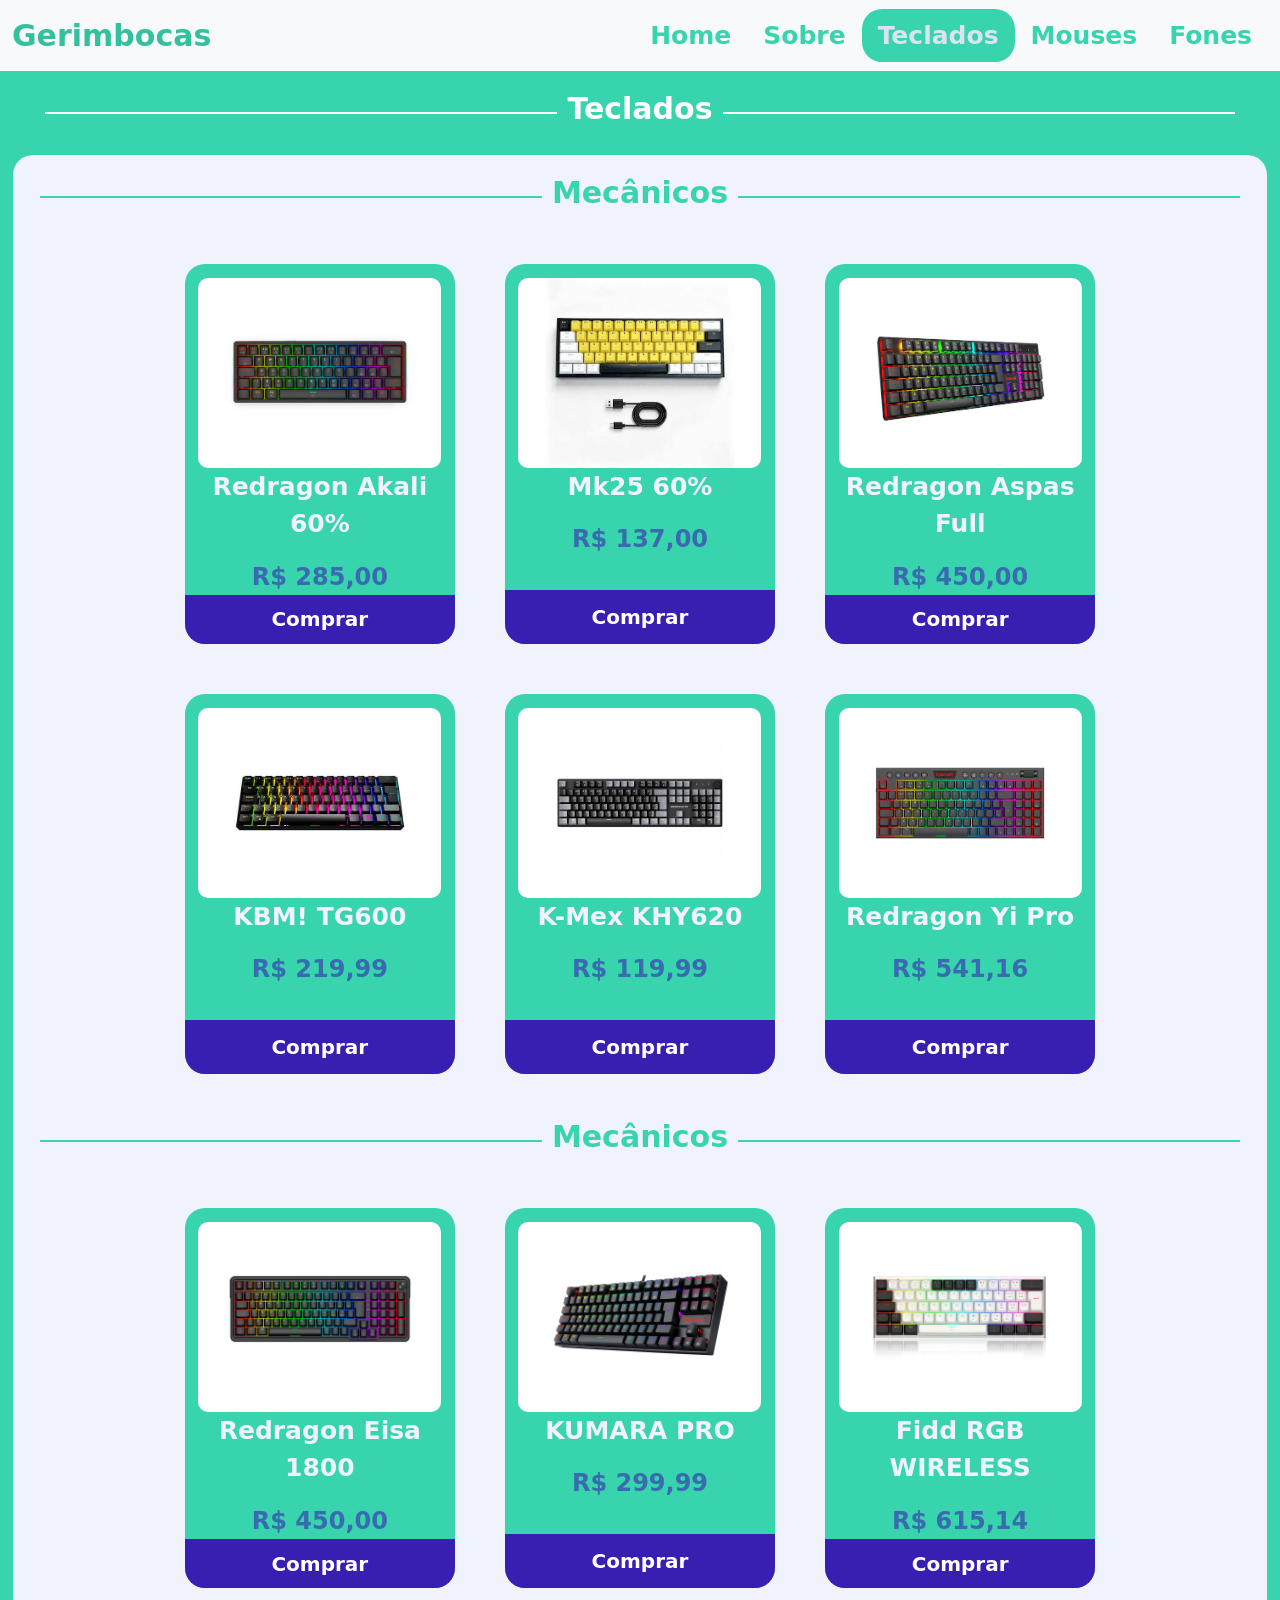
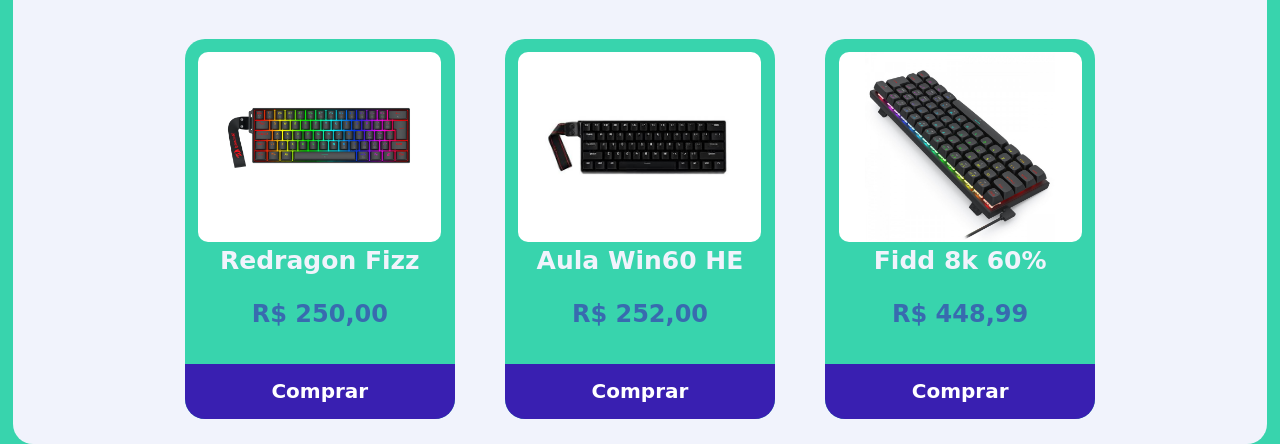
<file: pages/teclados.html>
<!DOCTYPE html>
<html lang="pt-br">
<head>
    <!-- LINK COM O BOOTSTRAP -->
    <link href="https://cdn.jsdelivr.net/npm/bootstrap@5.3.8/dist/css/bootstrap.min.css" rel="stylesheet" integrity="sha384-sRIl4kxILFvY47J16cr9ZwB07vP4J8+LH7qKQnuqkuIAvNWLzeN8tE5YBujZqJLB" crossorigin="anonymous">
    <script src="https://cdn.jsdelivr.net/npm/bootstrap@5.3.8/dist/js/bootstrap.bundle.min.js" integrity="sha384-FKyoEForCGlyvwx9Hj09JcYn3nv7wiPVlz7YYwJrWVcXK/BmnVDxM+D2scQbITxI" crossorigin="anonymous"></script>

    <!-- Styles Link -->
    <link href="./../css/nav_style.css" rel="stylesheet">
    <link href="./../css/cabecalho.css" rel="stylesheet">
    <link href="./../css/main.css" rel="stylesheet">

    <meta charset="UTF-8">
    <meta name="viewport" content="width=device-width, initial-scale=1.0">
    <title>gerimbocas-home</title>
</head>
<body>
    <div class="navb">
        <nav class="navbar bg-body-tertiary">
            <div class="container-fluid">
                <a class="navbar-brand" href="./../index.html">
                    Gerimbocas
                </a>
                <ul class="nav nav-pills justify-content-end">
                    <li class="nav-item">
                        <a class="nav-link" aria-current="page" href="./../index.html">Home</a>
                    </li>                   
                    <li class="nav-item">
                        <a class="nav-link" href="sobre.html">Sobre</a>
                    </li>
                    <div class="active">
                        <li class="nav-item">
                            <a class="nav-link" href="teclados.html">Teclados</a>
                        </li>                    
                    </div>
                    <li class="nav-item">
                        <a class="nav-link" href="mouses.html">Mouses</a>
                    </li>
                    <li class="nav-item">
                        <a class="nav-link" href="fones.html">Fones</a>
                    </li>
                </ul>
            </div>
        </nav>
    </div>
    <header>
        <div class="cabecalho">
            <div class="linha-branca"></div>
            <h1 class="titulo-branco">Teclados</h1>
            <div class="linha-branca"></div>
        </div>        
    </header>
    <main>
        <div class="content">

            <!-- -------- MECÂNICOS -------- -->
            <div class="cabecalho">
                <div class="linha"></div>
                <h1 class="titulo">Mecânicos</h1>
                <div class="linha"></div>
            </div>
            <div class="cards">
                <div class="card-item">
                    <div class="card-img">
                        <img src="./../img/teclados/tecladom1.jpg" alt="Teclado m 1">
                    </div>
                    <div class="card-content">
                        <p class="title">Redragon Akali 60%</p>
                        <p class="card-text">R$ 285,00</p>
                    </div>
                    <div class="card-link">
                        <a href="./../pages/compra.html" class="btn-comprar">Comprar</a>
                    </div>
                </div>
                <div class="card-item">
                    <div class="card-img">
                        <img src="./../img/teclados/tecladom2.jpg" alt="Teclado m 2">
                    </div>
                    <div class="card-content">
                        <p class="title">Mk25 60%</p>
                        <p class="card-text">R$ 137,00</p>
                    </div>
                    <div class="card-link">
                        <a href="./../pages/compra.html" class="btn-comprar">Comprar</a>
                    </div>
                </div>  
                <div class="card-item">
                    <div class="card-img">
                        <img src="./../img/teclados/tecladom3.jpg" alt="Teclado m 3">
                    </div>
                    <div class="card-content">
                        <p class="title">Redragon Aspas Full</p>
                        <p class="card-text">R$ 450,00</p>
                    </div>
                    <div class="card-link">
                        <a href="./../pages/compra.html" class="btn-comprar">Comprar</a>
                    </div>                 
                </div>  
                <div class="card-item">
                    <div class="card-img">
                        <img src="./../img/teclados/tecladom4.jpg" alt="Teclado m 4">
                    </div>
                    <div class="card-content">
                        <p class="title">KBM! TG600</p>
                        <p class="card-text">R$ 219,99</p>
                    </div>
                    <div class="card-link">
                        <a href="./../pages/compra.html" class="btn-comprar">Comprar</a>
                    </div>                   
                </div>     
                <div class="card-item">
                    <div class="card-img">
                        <img src="./../img/teclados/tecladom5.jpg" alt="Teclado m 5">
                    </div>
                    <div class="card-content">
                        <p class="title">K-Mex KHY620</p>
                        <p class="card-text">R$ 119,99</p>
                    </div>
                    <div class="card-link">
                        <a href="./../pages/compra.html" class="btn-comprar">Comprar</a>
                    </div>
                </div>  
                <div class="card-item">
                    <div class="card-img">
                        <img src="./../img/teclados/tecladom6.jpg" alt="Teclado m 6">
                    </div>
                    <div class="card-content">
                        <p class="title">Redragon Yi Pro</p>
                        <p class="card-text">R$ 541,16</p>
                    </div>
                    <div class="card-link">
                        <a href="./../pages/compra.html" class="btn-comprar">Comprar</a>
                    </div>
                </div>                        
            </div>
            <div class="cabecalho">
                <div class="linha"></div>
                <h1 class="titulo">Mecânicos</h1>
                <div class="linha"></div>
            </div>

            <!-- -------- MAGNÉTICOS -------- -->
            <div class="cards">
                <div class="card-item">
                    <div class="card-img">
                        <img src="./../img/teclados/tecladoma1.jpg" alt="Teclado ma 1">
                    </div>
                    <div class="card-content">
                        <p class="title">Redragon Eisa 1800</p>
                        <p class="card-text">R$ 450,00</p>
                    </div>
                    <div class="card-link">
                        <a href="./../pages/compra.html" class="btn-comprar">Comprar</a>
                    </div>
                </div>
                <div class="card-item">
                    <div class="card-img">
                        <img src="./../img/teclados/tecladoma2.jpg" alt="Teclado ma 2">
                    </div>
                    <div class="card-content">
                        <p class="title">KUMARA PRO</p>
                        <p class="card-text">R$ 299,99</p>
                    </div>
                    <div class="card-link">
                        <a href="./../pages/compra.html" class="btn-comprar">Comprar</a>
                    </div>
                </div>  
                <div class="card-item">
                    <div class="card-img">
                        <img src="./../img/teclados/tecladoma3.jpg" alt="Teclado ma 3">
                    </div>
                    <div class="card-content">
                        <p class="title">Fidd RGB WIRELESS</p>
                        <p class="card-text">R$ 615,14</p>
                    </div>
                    <div class="card-link">
                        <a href="./../pages/compra.html" class="btn-comprar">Comprar</a>
                    </div>                  
                </div>  
                <div class="card-item">
                    <div class="card-img">
                        <img src="./../img/teclados/tecladoma4.jpg" alt="Teclado ma 4">
                    </div>
                    <div class="card-content">
                        <p class="title">Redragon Fizz</p>
                        <p class="card-text">R$ 250,00</p>
                    </div>
                    <div class="card-link">
                        <a href="./../pages/compra.html" class="btn-comprar">Comprar</a>
                    </div>                  
                </div>     
                <div class="card-item">
                    <div class="card-img">
                        <img src="./../img/teclados/tecladoma5.jpg" alt="Teclado ma 5">
                    </div>
                    <div class="card-content">
                        <p class="title">Aula Win60 HE</p>
                        <p class="card-text">R$ 252,00</p>
                    </div>
                    <div class="card-link">
                        <a href="./../pages/compra.html" class="btn-comprar">Comprar</a>
                    </div>
                </div>  
                <div class="card-item">
                    <div class="card-img">
                        <img src="./../img/teclados/tecladoma6.jpg" alt="Teclado ma 6">
                    </div>
                    <div class="card-content">
                        <p class="title">Fidd 8k 60%</p>
                        <p class="card-text">R$ 448,99</p>
                    </div>
                    <div class="card-link">
                        <a href="./../pages/compra.html" class="btn-comprar">Comprar</a>
                    </div>
                </div>                        
            </div>
        </div>
    </main>

    <!-- Script Link -->
    <script src="./../js/compra.js"></script>
</body>
</html>
</file>
<file: css/nav_style.css>
body{
    background-color: rgb(56, 212, 173);
}
.responsivo{
    display: flex;
}
.b1{
    display: flex;
}
.b2{
    display: flex;
}

/* CONFIG TAMANHO DOS ELEMENTOS*/
.navb nav{
    height: auto;
}
.navb .navbar-brand{
    font-size: 30px;
    font-weight: bold;   
    color: rgb(52, 192, 157);
}
.navb .navbar-brand:hover{ 
    color: rgb(220, 226, 245);
}
.navb .nav-link{
    font-size: 25px;
}

/* CONFIG OUTROS LINKS */
.navb .nav-link{
    text-decoration: none;
    font-weight: bold;
    color: rgb(56, 212, 173);
}
.navb .nav-link:hover{
    color: rgb(220, 226, 245);
}

/* CONFIG DA ABA ATIVA */
.navb .active{
    height: auto;
    width: auto;
    background-color: rgb(56, 212, 173);
    border-radius: 20px;
}
.navb .active a{
    text-decoration: none;
    color: rgb(220, 226, 245);
    font-weight: bold;
}
.navb .active:hover{
    border-radius: 20px;
    background-color: rgb(220, 226, 245);
}
.navb .active a:hover{
    color: rgb(56, 212, 173);
}

@media (max-width: 768px) {
    .navb .navbar-brand{
        font-size: 20px;
    }
    .navb .nav-link{
        font-size: 15px;
    }
}

@media (max-width: 424px) {

    .navb .responsivo{
        width: 100%;
        align-items: center;
        justify-content: center;
        flex-direction: column;
    }
    .navb body{
        background-color: rgb(56, 212, 173);
    }
    .navb .navbar-brand{
        font-size: 20px;
    }
    .navb .nav-link{
        font-size: 15px;
    }
}
</file>
<file: css/home.css>
:root {
    --verde: rgb(56, 212, 173);
    --fundo: rgb(196, 243, 227);
    --lavanda: rgb(220, 226, 245);
    --roxo: rgba(57, 31, 177, 0.75);
    --texto: #25243a;
}

* {
    box-sizing: border-box;
}

body {
    margin: 0;
    background: var(--fundo);
    color: var(--texto);
    font-family: Arial, sans-serif;
}

.home-main {
    width: min(1200px, 94%);
    margin: 28px auto 60px;
}

/* BANNER */

.hero {
    min-height: 410px;
    display: grid;
    grid-template-columns: 1fr 1fr;
    align-items: center;
    gap: 28px;
    padding: 42px;
    border-radius: 24px;
    background: var(--verde);
}

.hero-kicker {
    display: inline-block;
    margin-bottom: 14px;
    color: var(--roxo);
    font-size: 13px;
    font-weight: 800;
    letter-spacing: 2px;
}

.hero h1 {
    font-size: clamp(38px, 5vw, 64px);
    line-height: 1.02;
    font-weight: 900;
}

.hero p {
    font-size: 17px;
    margin-bottom: 25px;
}

.btn-home {
    display: inline-block;
    padding: 13px 24px;
    border-radius: 999px;
    background: var(--roxo);
    color: white;
    font-weight: bold;
    text-decoration: none;
    transition: .2s;
}

.btn-home:hover {
    background: rgb(45, 25, 145);
    color: white;
    transform: translateY(-2px);
}

.hero-image {
    height: 400px;
}

.hero-image img {
    width: 100%;
    height: 100%;
    border-radius: 20px;
}

/* SEÇÕES */

.section-home {
    margin-top: 54px;
}

.section-heading {
    display: flex;
    justify-content: space-between;
    align-items: end;
    gap: 15px;
    margin-bottom: 20px;
}

.section-heading h2 {
    font-size: clamp(26px, 3vw, 36px);
    font-weight: 900;
}

.section-heading p {
    color: #65647a;
}

/* CATEGORIAS */

.pages{
    display: grid;
    grid-template-columns: repeat(3, 1fr);
    gap: 20px;
    background-color: var(--verde);
    border-radius: 20px;
}

.imgs{
    padding: 16px;
    border-radius: 20px;
    background: white;
    box-shadow: 0 8px 24px rgba(36, 30, 90, .07);
    color: var(--texto);
    text-decoration: none;
    transition: .2s;
    margin: 10px;
}

.imgs:hover {
    transform: translateY(-5px);
    color: var(--texto);
}

.imgs img {
    width: 100%;
    height: 190px;
    object-fit: contain;
    background: white;
    border-radius: 15px;
    margin-bottom: 14px;
}

.imgs h3 {
    font-size: 21px;
    font-weight: 800;
}

.imgs span {
    color: var(--roxo);
    font-size: 13px;
    font-weight: bold;
}

/* DIFERENCIAIS */

.featured-strip {
    display: grid;
    grid-template-columns: 1fr 1fr;
    gap: 20px;
}

.feature-box {
    min-height: 170px;
    display: flex;
    flex-direction: column;
    justify-content: center;
    padding: 28px;
    border-radius: 20px;
    background: var(--lavanda);
}

.feature-box:nth-child(2) {
    background: var(--verde);
}

.feature-box h3 {
    font-size: 24px;
    font-weight: 900;
}

.feature-box p {
    color: #45445b;
}

/* RODAPÉ */

.home-footer {
    margin-top: 55px;
    padding: 22px;
    border-radius: 18px;
    background: var(--texto);
    color: white;
    text-align: center;
}

.home-footer p {
    margin: 5px 0 0;
}

/* RESPONSIVIDADE */

@media (max-width: 768px) {

    .hero {
        grid-template-columns: 1fr;
        padding: 28px;
    }

    .category-grid {
        grid-template-columns: 1fr;
    }

    .featured-strip {
        grid-template-columns: 1fr;
    }

    .section-heading {
        align-items: start;
        flex-direction: column;
    }
}
</file>
<file: css/main.css>
main{
    height: auto;
    width: 100%;
    display: flex;
    justify-content: center;
    align-items: center;
}
.content{
    border-radius: 20px;
    background-color: rgb(241, 243, 252);
    height: auto;
    width: 98%;
}
.item1{
    height: auto;
    width: 100%;
    display: flex;
    justify-content: center;
    align-items: center;
    flex-direction: column;
}
.cards{
    display: flex;
    justify-content: center;
    align-items: center;
    flex-wrap: wrap;
}
.card-item{
    margin: 2%;
    border-radius: 20px;
    background-color: rgb(56, 212, 173);
    height: 380px;
    width: 270px;
    display: flex;
    align-items: center;
    flex-direction: column;
}
.card-img{
    margin-top: 5%;
    height: 50%;
    width: 90%;
    border-radius: 10px;
    background-color: rgb(255, 255, 255);
    display: flex;
    justify-content: center;
    align-items: center;
}
.card-img:hover{
    height: 55%;
}
.card-img img{
    height: 100%;
}
.card-content{
    height: 45%;
    width: 90%;
    display: flex;
    align-items: center;
    flex-direction: column;
}
.title{
    font-size: 25px;
    text-align: center;
    font-weight: bold;
    color: rgb(241, 243, 252);
}
.card-text{
    font-size: 24px;
    text-align: center;
    font-weight: bold;
    color: rgba(57, 31, 177, 0.582);
}

.card-link{
    background-color: rgb(57, 31, 177);
    height: 20%;
    width: 100%;
    border-radius: 0px 0px 20px 20px;
    display: flex;
    justify-content: center;
    align-items: center;
}
.card-link .btn-comprar{
    font-size: 20px;
    text-decoration: none;
    color: white;
    font-weight: bold;
}
.card-link:hover{
    height: 25%;
}
</file>
<file: css/compra.css>
.compra-container {
    padding: 35px;
    max-width: 1000px;
    margin: 30px auto;
}

.compra-container h1 {
    text-align: center;
    margin-bottom: 35px;
}

.produto-selecionado {
    display: flex;
    align-items: center;
    justify-content: center;
    gap: 35px;
    padding: 25px;
    flex-wrap: wrap;
}

.produto-selecionado img {
    width: 300px;
    height: 280px;
    object-fit: contain;
    background-color: white;
    border-radius: 15px;
    padding: 10px;
}

.produto-informacoes {
    min-width: 220px;
}

.categoria-produto {
    color: #777;
    font-size: 16px;
}

.produto-informacoes h2 {
    font-size: 28px;
    font-weight: bold;
}

.preco-produto {
    color: #198754;
    font-size: 30px;
    font-weight: bold;
}

.finalizar-container {
    display: flex;
    justify-content: center;
    margin: 30px 0;
}

.btn-finalizar {
    background-color: #198754;
    color: white;
    border: none;
    padding: 14px 40px;
    border-radius: 8px;
    font-size: 18px;
    font-weight: bold;
    cursor: pointer;
    transition: 0.3s;
}

.btn-finalizar:hover {
    background-color: #146c43;
    transform: translateY(-2px);
}

.pagamento-form {
    max-width: 600px;
    margin: 35px auto;
    padding: 25px;
    background: #f8f8f8;
    border-radius: 12px;
}

.pagamento-form h2 {
    margin-bottom: 20px;
}

.pagamento-form select {
    margin: 12px 0 25px;
    padding: 12px;
}

.pagamento-form button {
    width: 100%;
}


/* Ajustes de layout das páginas de compra */
main.compra-container,
main .compra-container {
    box-sizing: border-box;
    display: flex;
    flex-direction: column;
    align-items: stretch;
    justify-content: flex-start;
    width: min(96%, 1000px);
    margin: 30px auto;
    padding: 30px;
    border-radius: 20px;
    background-color: rgb(241, 243, 252);
}

.compra-container h1 {
    width: 100%;
    text-align: center;
}

.produto-selecionado {
    width: 100%;
    box-sizing: border-box;
}

.produto-selecionado img {
    max-width: 100%;
}

.btn-finalizar:disabled {
    opacity: 0.55;
    cursor: not-allowed;
    transform: none;
}

@media (max-width: 600px) {
    main.compra-container,
    main .compra-container {
        width: 96%;
        padding: 18px;
        margin: 18px auto;
    }

    .produto-selecionado {
        flex-direction: column;
        gap: 18px;
        text-align: center;
        padding: 12px;
    }

    .produto-selecionado img {
        width: 100%;
        max-width: 260px;
        height: 220px;
    }

    .produto-informacoes {
        min-width: 0;
    }
}
</file>
<file: css/cabecalho.css>
.cabecalho{
    width: 100%;
    margin-top: 20px;
    margin-bottom: 20px;
    display: flex;
    align-items: center;
    justify-content: center;
}
.linha-branca{
    background-color: white;
    margin: 10px;
    height: 2px;
    width: 40%;
}
.linha{
    background-color: rgb(56, 212, 173);
    margin: 10px;
    height: 2px;
    width: 40%;
}
.titulo{
    color: rgb(56, 212, 173);
    font-size: 30px;
    font-weight: bold;
}
.titulo-branco{
    color: white;
    font-size: 30px;
    font-weight: bold;
}
</file>
<file: css/sobre.css>
:root {
    --verde: rgb(56, 212, 173);
    --fundo: rgb(241, 243, 252);
    --lavanda: rgb(220, 226, 245);
    --roxo: rgba(57, 31, 177, 0.75);
    --texto: #25243a;
}

* {
    box-sizing: border-box;
}

body {
    margin: 0;
    background: var(--fundo);
    color: var(--texto);
    font-family: Arial, sans-serif;
}

.sobre-main {
    width: min(1200px, 94%);
    margin: 28px auto 60px;
}

/* BANNER */

.sobre-hero {
    display: flex;
    align-items: center;
    gap: 30px;
    min-height: 370px;
    padding: 40px;
    border-radius: 24px;
    background: var(--verde);
}

.sobre-kicker {
    color: var(--roxo);
    font-size: 13px;
    font-weight: 800;
    letter-spacing: 2px;
    margin-bottom: 12px;
}

.sobre-hero h1 {
    font-size: clamp(35px, 5vw, 55px);
    font-weight: 900;
    line-height: 1.05;
}

.sobre-hero p {
    font-size: 17px;
}

.sobre-hero-img img {
    width: 100%;
    border-radius: 20px;
}

/* QUEM SOMOS */

.quem-somos {
    display: flex;
    align-items: center;
    gap: 45px;
    margin-top: 65px;
}

.quem-somos-img img {
    width: 100%;
    border-radius: 22px;
}

.quem-somos-text h2,
.section-title h2,
.diferenciais-text h2 {
    font-size: 35px;
    font-weight: 900;
}

.quem-somos-text p {
    color: #65647a;
    line-height: 1.7;
}

/* MISSÃO, VISÃO E VALORES */

.valores-section {
    margin-top: 75px;
}

.section-title {
    text-align: center;
    margin-bottom: 30px;
}

.valores-grid {
    display: grid;
    grid-template-columns: repeat(3, 1fr);
    gap: 20px;
}

.valor-card {
    padding: 30px 24px;
    border-radius: 20px;
    background: white;
    text-align: center;
    box-shadow: 0 8px 24px rgba(36, 30, 90, .06);
    transition: .2s;
}

.valor-card:hover {
    transform: translateY(-5px);
}

.valor-icon {
    font-size: 38px;
    color: var(--roxo);
    margin-bottom: 12px;
}

.valor-card h3 {
    font-weight: 900;
}

.valor-card p {
    color: #65647a;
    line-height: 1.6;
}

/* DIFERENCIAIS */

.diferenciais {
    display: grid;
    grid-template-columns: 1fr 1fr;
    align-items: center;
    gap: 40px;
    margin-top: 75px;
    padding: 35px;
    border-radius: 24px;
    background: var(--lavanda);
}

.diferenciais-text ul {
    padding-left: 20px;
    line-height: 2.2;
    font-weight: 600;
}

.diferenciais-img img {
    width: 100%;
    height: 280px;
    object-fit: cover;
    border-radius: 18px;
}

/* RODAPÉ */

.sobre-footer {
    margin-top: 55px;
    padding: 22px;
    border-radius: 18px;
    background: var(--texto);
    color: white;
    text-align: center;
}

.sobre-footer p {
    margin: 5px 0 0;
}

/* RESPONSIVIDADE */

@media (max-width: 768px) {

    .sobre-hero,
    .quem-somos,
    .diferenciais {
        grid-template-columns: 1fr;
    }

    .valores-grid {
        grid-template-columns: 1fr;
    }

    .sobre-hero {
        padding: 25px;
    }

    .quem-somos {
        gap: 25px;
    }

    .diferenciais {
        padding: 25px;
    }

}
</file>
